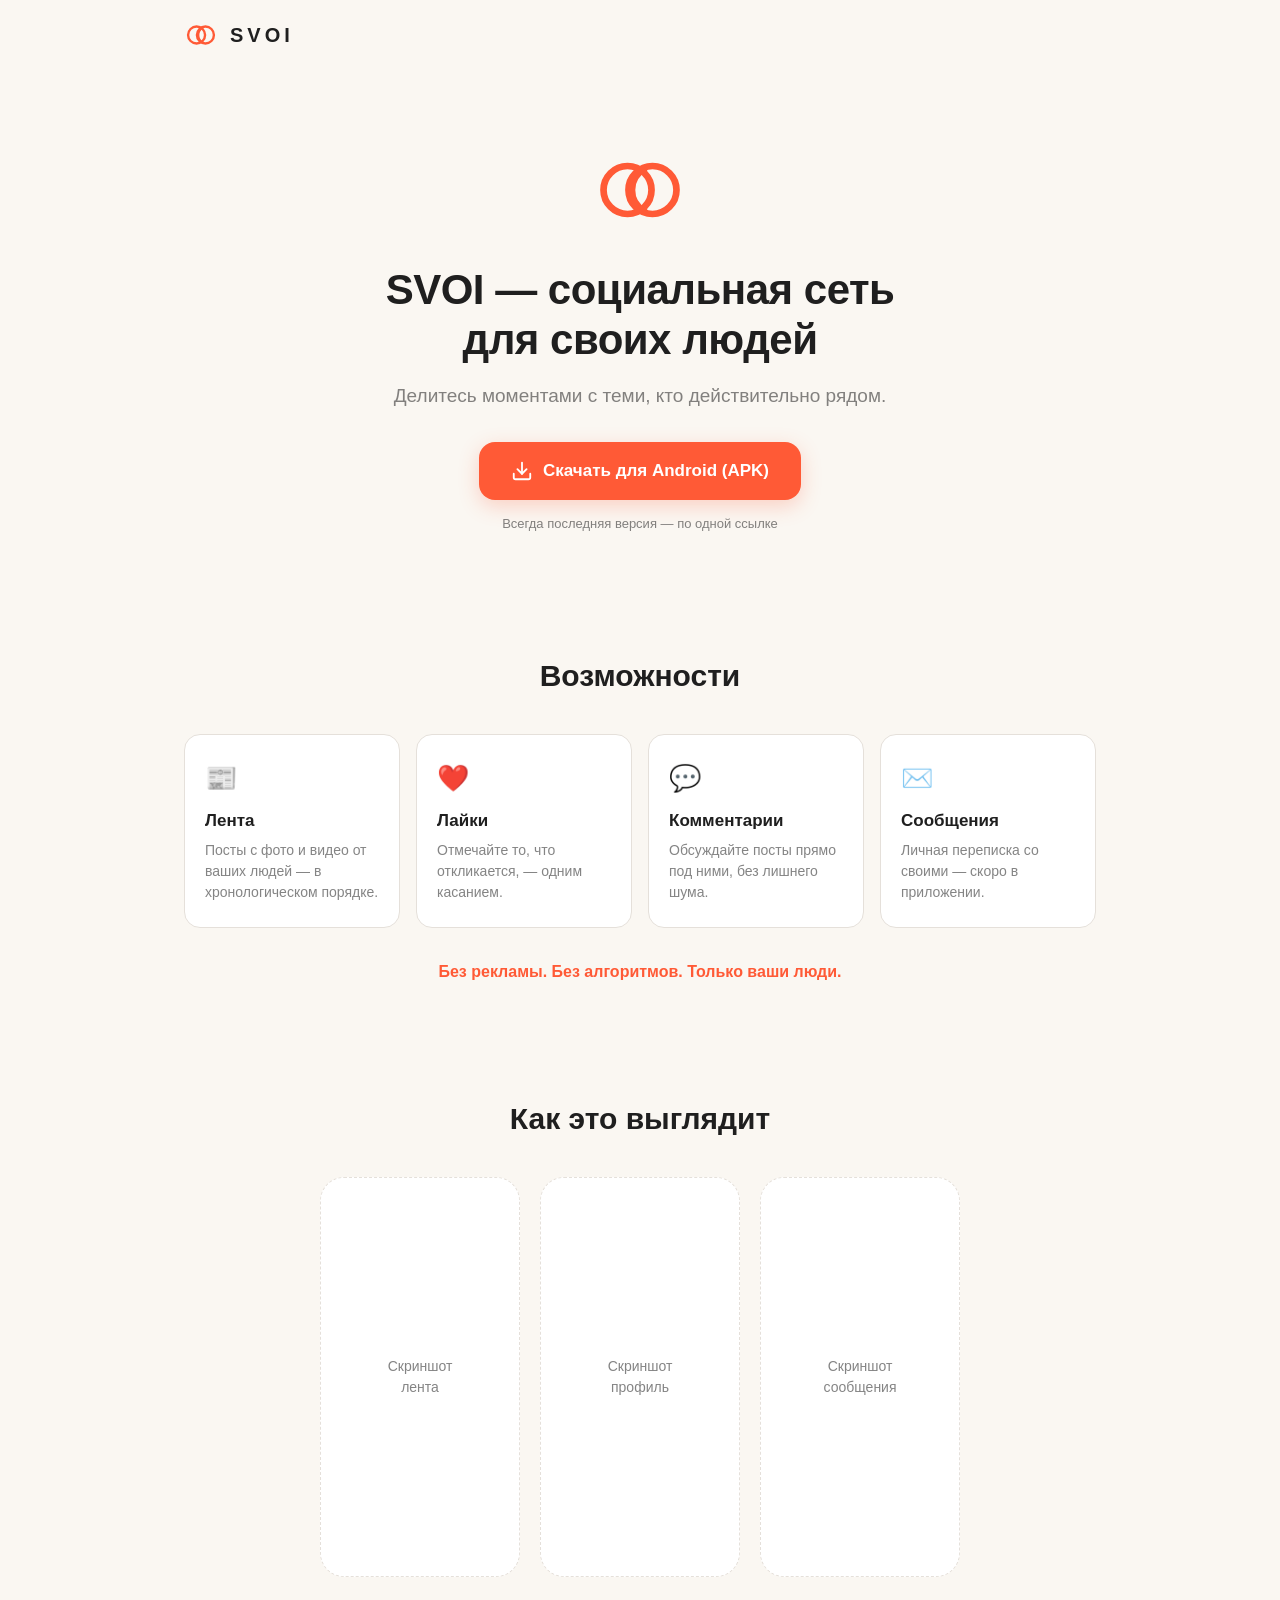
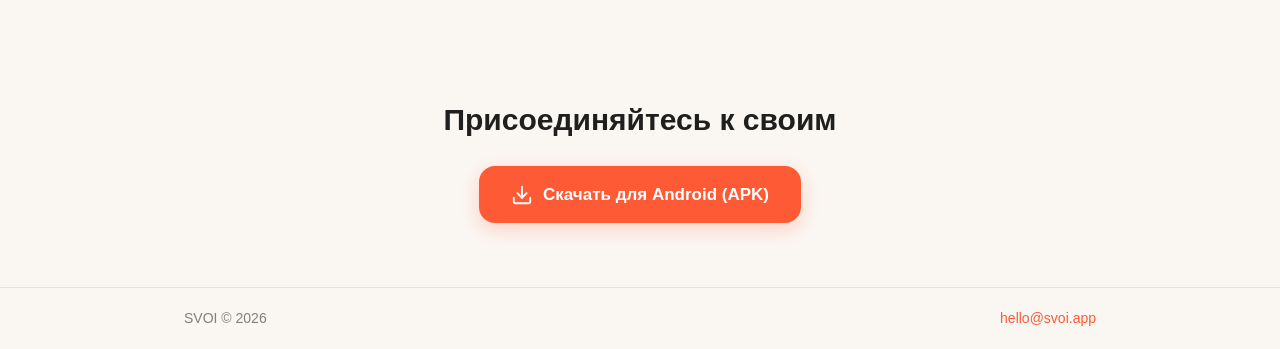
<file: site/index.html>
<!DOCTYPE html>
<html lang="ru">
<head>
  <meta charset="UTF-8">
  <meta name="viewport" content="width=device-width, initial-scale=1.0">
  <title>SVOI — социальная сеть для своих людей</title>
  <meta name="description" content="SVOI — социальная сеть для своих людей. Лента, лайки, комментарии, сообщения — без рекламы и алгоритмов.">
  <link rel="stylesheet" href="style.css">
  <link rel="icon" type="image/svg+xml" href='data:image/svg+xml,<svg xmlns="http://www.w3.org/2000/svg" viewBox="0 0 100 100"><circle cx="38" cy="50" r="24" fill="none" stroke="%23FF5A36" stroke-width="8"/><circle cx="62" cy="50" r="24" fill="none" stroke="%23FF5A36" stroke-width="8"/></svg>'>
</head>
<body>

  <header class="header">
    <div class="container header-inner">
      <svg class="logo" viewBox="0 0 100 100" aria-hidden="true">
        <circle cx="37" cy="50" r="25" fill="none" stroke="#FF5A36" stroke-width="7"/>
        <circle cx="63" cy="50" r="25" fill="none" stroke="#FF5A36" stroke-width="7"/>
        <path d="M 54.2 71.7 A 25 25 0 0 0 54.2 28.3" fill="none" stroke="#FF5A36" stroke-width="7" stroke-linecap="round" transform="rotate(180 54.2 50)"/>
      </svg>
      <span class="brand">SVOI</span>
    </div>
  </header>

  <main>
    <section class="hero">
      <div class="container">
        <svg class="hero-logo" viewBox="0 0 100 100" aria-hidden="true">
          <circle cx="37" cy="50" r="25" fill="none" stroke="#FF5A36" stroke-width="7"/>
          <circle cx="63" cy="50" r="25" fill="none" stroke="#FF5A36" stroke-width="7"/>
          <path d="M 54.2 71.7 A 25 25 0 0 0 54.2 28.3" fill="none" stroke="#FF5A36" stroke-width="7" stroke-linecap="round" transform="rotate(180 54.2 50)"/>
        </svg>
        <h1>SVOI — социальная сеть<br>для своих людей</h1>
        <p class="hero-sub">Делитесь моментами с теми, кто действительно рядом.</p>
        <a class="btn-download" href="https://github.com/abdshamil1994-collab/svoi/releases/latest/download/app-debug.apk">
          <svg viewBox="0 0 24 24" width="22" height="22" fill="none" stroke="currentColor" stroke-width="2" stroke-linecap="round" stroke-linejoin="round" aria-hidden="true">
            <path d="M21 15v4a2 2 0 0 1-2 2H5a2 2 0 0 1-2-2v-4"/>
            <polyline points="7 10 12 15 17 10"/>
            <line x1="12" y1="15" x2="12" y2="3"/>
          </svg>
          Скачать для Android (APK)
        </a>
        <p class="hero-note">Всегда последняя версия — по одной ссылке</p>
      </div>
    </section>

    <section class="features">
      <div class="container">
        <h2>Возможности</h2>
        <div class="features-grid">
          <div class="feature-card">
            <div class="feature-icon">&#128240;</div>
            <h3>Лента</h3>
            <p>Посты с фото и видео от ваших людей — в хронологическом порядке.</p>
          </div>
          <div class="feature-card">
            <div class="feature-icon">&#10084;&#65039;</div>
            <h3>Лайки</h3>
            <p>Отмечайте то, что откликается, — одним касанием.</p>
          </div>
          <div class="feature-card">
            <div class="feature-icon">&#128172;</div>
            <h3>Комментарии</h3>
            <p>Обсуждайте посты прямо под ними, без лишнего шума.</p>
          </div>
          <div class="feature-card">
            <div class="feature-icon">&#9993;&#65039;</div>
            <h3>Сообщения</h3>
            <p>Личная переписка со своими — скоро в приложении.</p>
          </div>
        </div>
        <p class="no-ads">Без рекламы. Без алгоритмов. Только ваши люди.</p>
      </div>
    </section>

    <section class="screenshots">
      <div class="container">
        <h2>Как это выглядит</h2>
        <div class="screenshots-row">
          <div class="screenshot-placeholder"><span>Скриншот<br>лента</span></div>
          <div class="screenshot-placeholder"><span>Скриншот<br>профиль</span></div>
          <div class="screenshot-placeholder"><span>Скриншот<br>сообщения</span></div>
        </div>
      </div>
    </section>

    <section class="cta">
      <div class="container">
        <h2>Присоединяйтесь к своим</h2>
        <a class="btn-download" href="https://github.com/abdshamil1994-collab/svoi/releases/latest/download/app-debug.apk">
          <svg viewBox="0 0 24 24" width="22" height="22" fill="none" stroke="currentColor" stroke-width="2" stroke-linecap="round" stroke-linejoin="round" aria-hidden="true">
            <path d="M21 15v4a2 2 0 0 1-2 2H5a2 2 0 0 1-2-2v-4"/>
            <polyline points="7 10 12 15 17 10"/>
            <line x1="12" y1="15" x2="12" y2="3"/>
          </svg>
          Скачать для Android (APK)
        </a>
      </div>
    </section>
  </main>

  <footer class="footer">
    <div class="container footer-inner">
      <span>SVOI &copy; 2026</span>
      <a href="mailto:hello@svoi.app">hello@svoi.app</a>
    </div>
  </footer>

</body>
</html>
</file>
<file: site/style.css>
:root {
  --coral: #FF5A36;
  --bg: #FAF7F2;
  --text: #1F1F1F;
  --muted: rgba(31, 31, 31, 0.55);
  --card: #FFFFFF;
  --border: #E5E0DA;
}

* {
  margin: 0;
  padding: 0;
  box-sizing: border-box;
}

body {
  font-family: -apple-system, BlinkMacSystemFont, "Segoe UI", Roboto, Arial, sans-serif;
  background: var(--bg);
  color: var(--text);
  line-height: 1.5;
}

.container {
  max-width: 960px;
  margin: 0 auto;
  padding: 0 24px;
}

/* Header */
.header {
  padding: 18px 0;
}

.header-inner {
  display: flex;
  align-items: center;
  gap: 12px;
}

.logo {
  width: 34px;
  height: 34px;
}

.brand {
  font-weight: 700;
  font-size: 20px;
  letter-spacing: 4px;
}

/* Hero */
.hero {
  padding: 72px 0 64px;
  text-align: center;
}

.hero-logo {
  width: 96px;
  height: 96px;
  margin-bottom: 20px;
}

.hero h1 {
  font-size: 42px;
  line-height: 1.2;
  letter-spacing: -0.5px;
}

.hero-sub {
  margin: 16px 0 32px;
  font-size: 19px;
  color: var(--muted);
}

.hero-note {
  margin-top: 14px;
  font-size: 13px;
  color: var(--muted);
}

/* Download button */
.btn-download {
  display: inline-flex;
  align-items: center;
  gap: 10px;
  background: var(--coral);
  color: #fff;
  font-size: 17px;
  font-weight: 600;
  text-decoration: none;
  padding: 16px 32px;
  border-radius: 16px;
  transition: transform 0.15s ease, box-shadow 0.15s ease;
  box-shadow: 0 6px 20px rgba(255, 90, 54, 0.25);
}

.btn-download:hover {
  transform: translateY(-2px);
  box-shadow: 0 10px 26px rgba(255, 90, 54, 0.32);
}

/* Features */
.features {
  padding: 56px 0;
}

.features h2,
.screenshots h2,
.cta h2 {
  text-align: center;
  font-size: 30px;
  margin-bottom: 36px;
}

.features-grid {
  display: grid;
  grid-template-columns: repeat(auto-fit, minmax(200px, 1fr));
  gap: 16px;
}

.feature-card {
  background: var(--card);
  border: 1px solid var(--border);
  border-radius: 16px;
  padding: 24px 20px;
}

.feature-icon {
  font-size: 26px;
  margin-bottom: 10px;
}

.feature-card h3 {
  font-size: 17px;
  margin-bottom: 6px;
}

.feature-card p {
  font-size: 14px;
  color: var(--muted);
}

.no-ads {
  text-align: center;
  margin-top: 32px;
  font-weight: 600;
  color: var(--coral);
}

/* Screenshots */
.screenshots {
  padding: 56px 0;
}

.screenshots-row {
  display: flex;
  justify-content: center;
  gap: 20px;
  flex-wrap: wrap;
}

.screenshot-placeholder {
  width: 200px;
  height: 400px;
  background: var(--card);
  border: 1.5px dashed var(--border);
  border-radius: 24px;
  display: flex;
  align-items: center;
  justify-content: center;
  text-align: center;
  color: var(--muted);
  font-size: 14px;
}

/* CTA */
.cta {
  padding: 64px 0;
  text-align: center;
}

.cta h2 {
  margin-bottom: 24px;
}

/* Footer */
.footer {
  border-top: 1px solid var(--border);
  padding: 20px 0;
}

.footer-inner {
  display: flex;
  justify-content: space-between;
  align-items: center;
  font-size: 14px;
  color: var(--muted);
}

.footer a {
  color: var(--coral);
  text-decoration: none;
}

.footer a:hover {
  text-decoration: underline;
}

@media (max-width: 560px) {
  .hero h1 {
    font-size: 30px;
  }

  .hero {
    padding: 48px 0 40px;
  }

  .screenshot-placeholder {
    width: 160px;
    height: 320px;
  }
}
</file>
